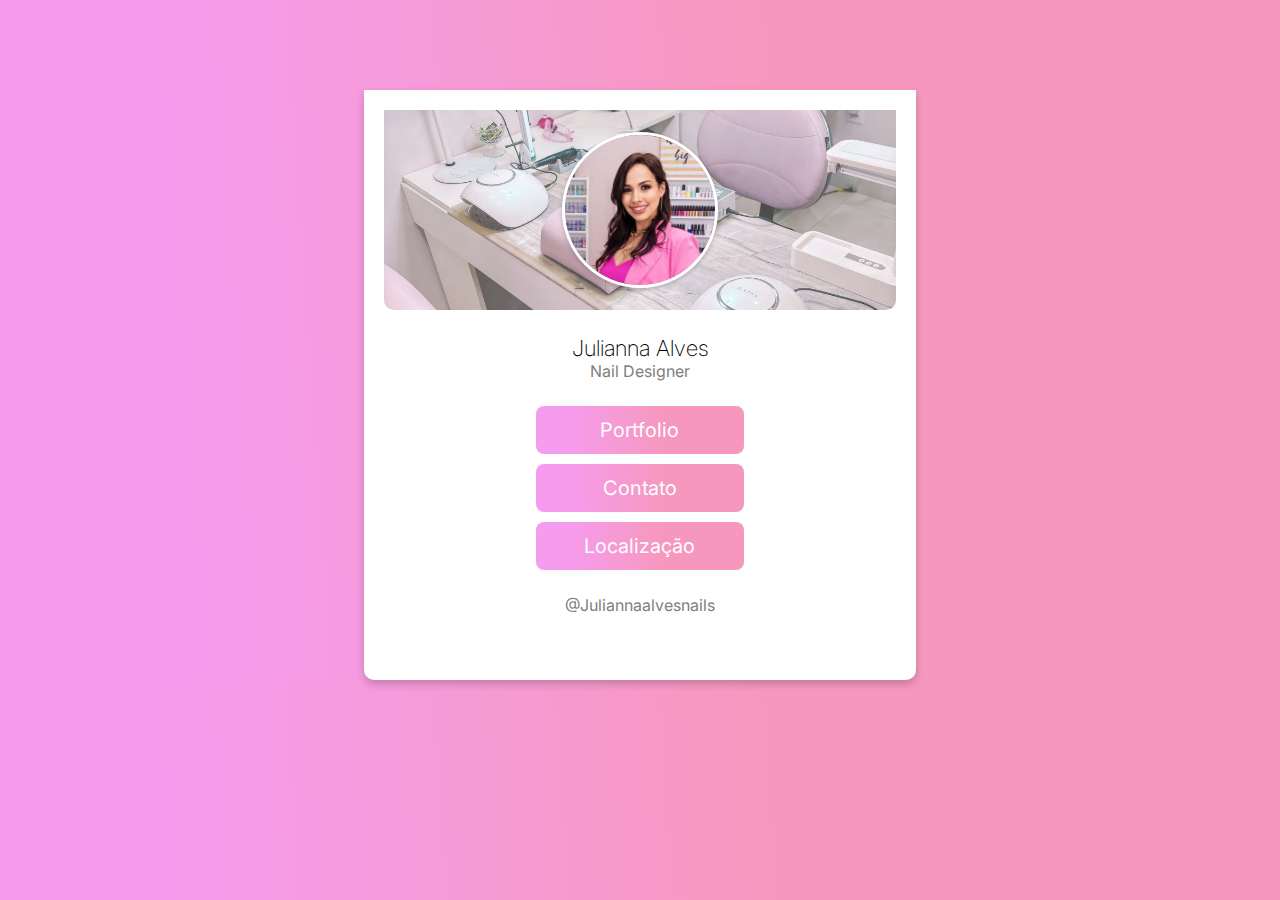
<file: index.html>
<!DOCTYPE html>
<html lang="pt-br">
  <head>
    <meta charset="UTF-8" />
    <meta name="viewport" content="width=device-width, initial-scale=1.0" />
    <link rel="preconnect" href="https://fonts.googleapis.com" />
    <link rel="preconnect" href="https://fonts.gstatic.com" crossorigin />
    <link
      href="https://fonts.googleapis.com/css2?family=Bebas+Neue&family=Inter:ital,opsz,wght@0,14..32,100..900;1,14..32,100..900&family=Mea+Culpa&display=swap"
      rel="stylesheet"
    />
    <title>Julianna Alves</title>
    <link rel="stylesheet" href="styles.css" />
  </head>
  <body>
    <div class="profile-card">
      <div class="profile-img-container">
        <img
          src="./imagens/background.jpg"
          alt="Background"
          class="profile-bg"
        />
        <img
          src="./imagens/julianna.jpg"
          alt="Profile Picture"
          class="profile-pic"
        />
      </div>
      <h2>Julianna Alves</h2>
      <p class="title">Nail Designer</p>
      <div class="buttons">
        <a href="portfolio.html" class="btn">Portfolio</a>
        <a
          href="https://api.whatsapp.com/send?phone=5527997997939"
          class="btn"
          target="_blank"
          >Contato</a
        >
        <a
          href="https://maps.app.goo.gl/mmuZ2hP1VqBHe6WK7"
          class="btn"
          target="_blank"
          >Localização</a
        >
      </div>
      <a href="https://www.instagram.com/juliannaalvesnails/" target="_blank">
        <p class="social">@Juliannaalvesnails</p>
      </a>
    </div>
  </body>
</html>
</file>
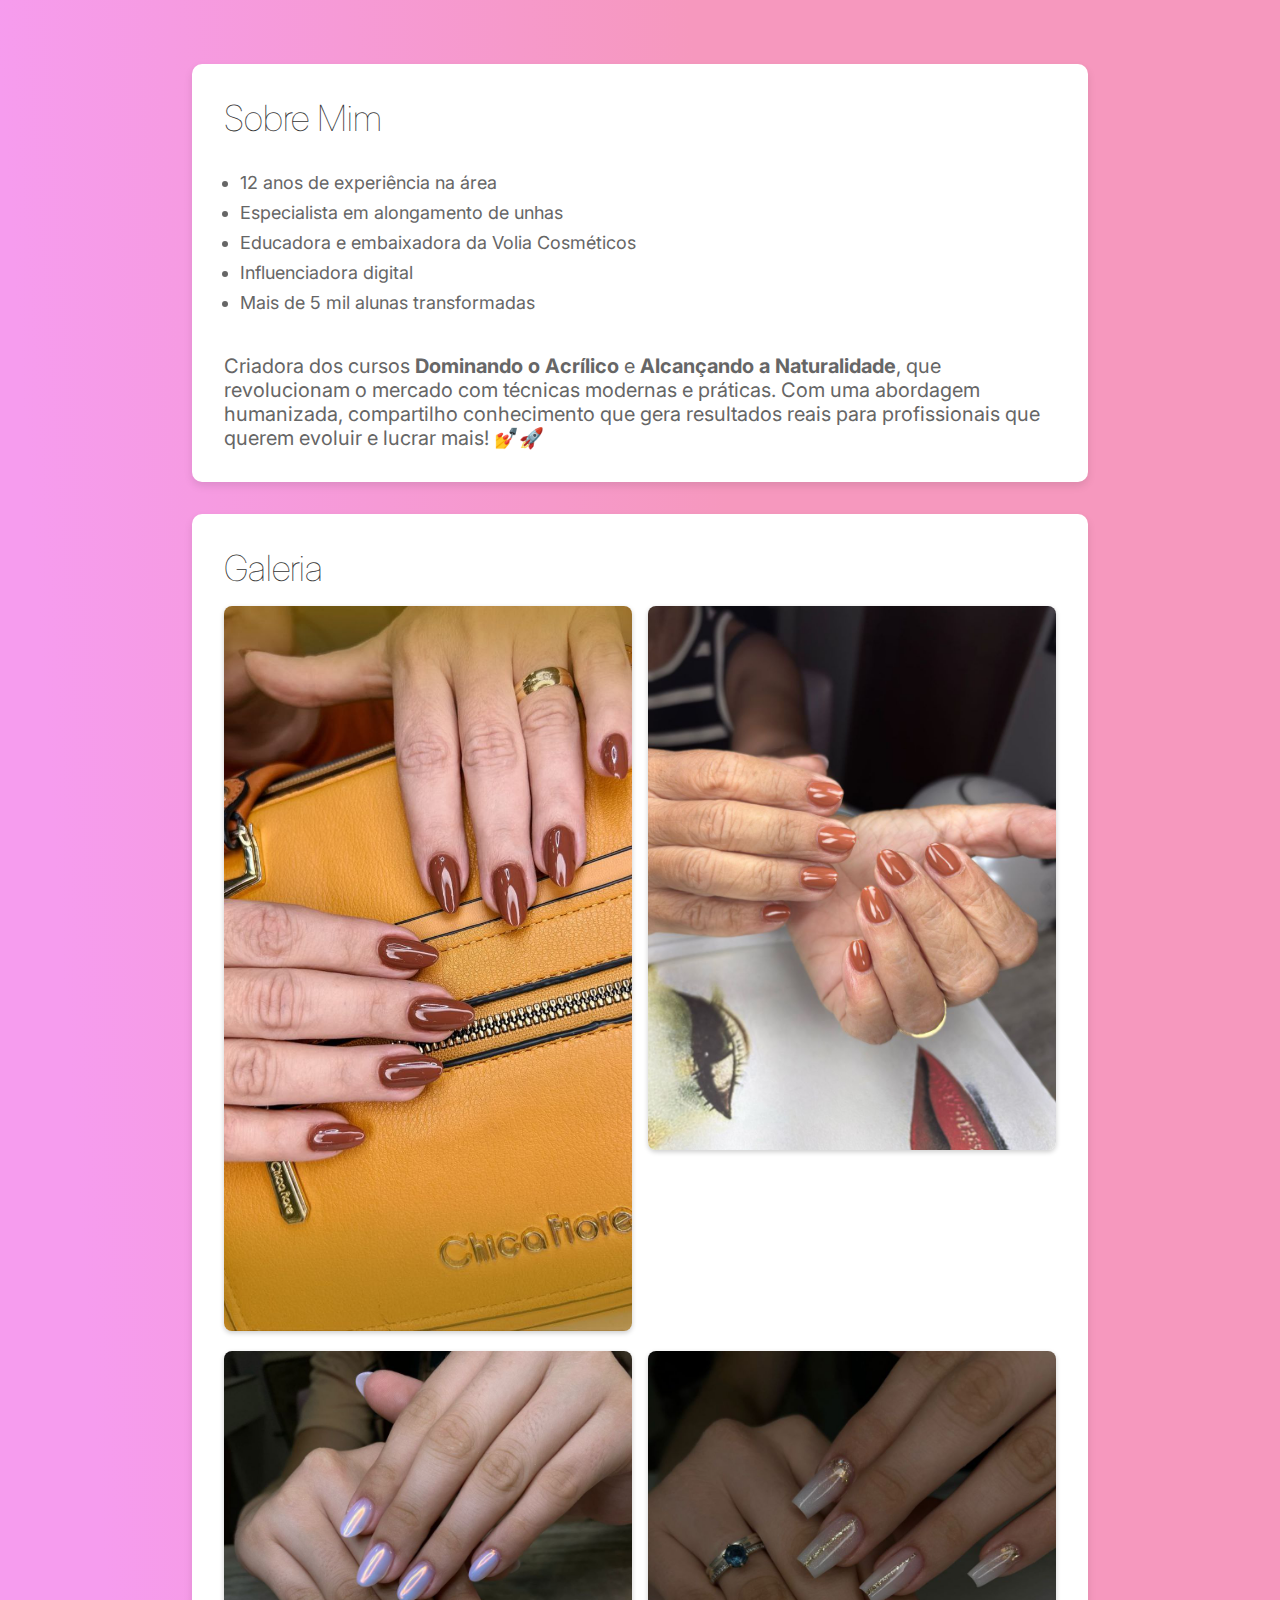
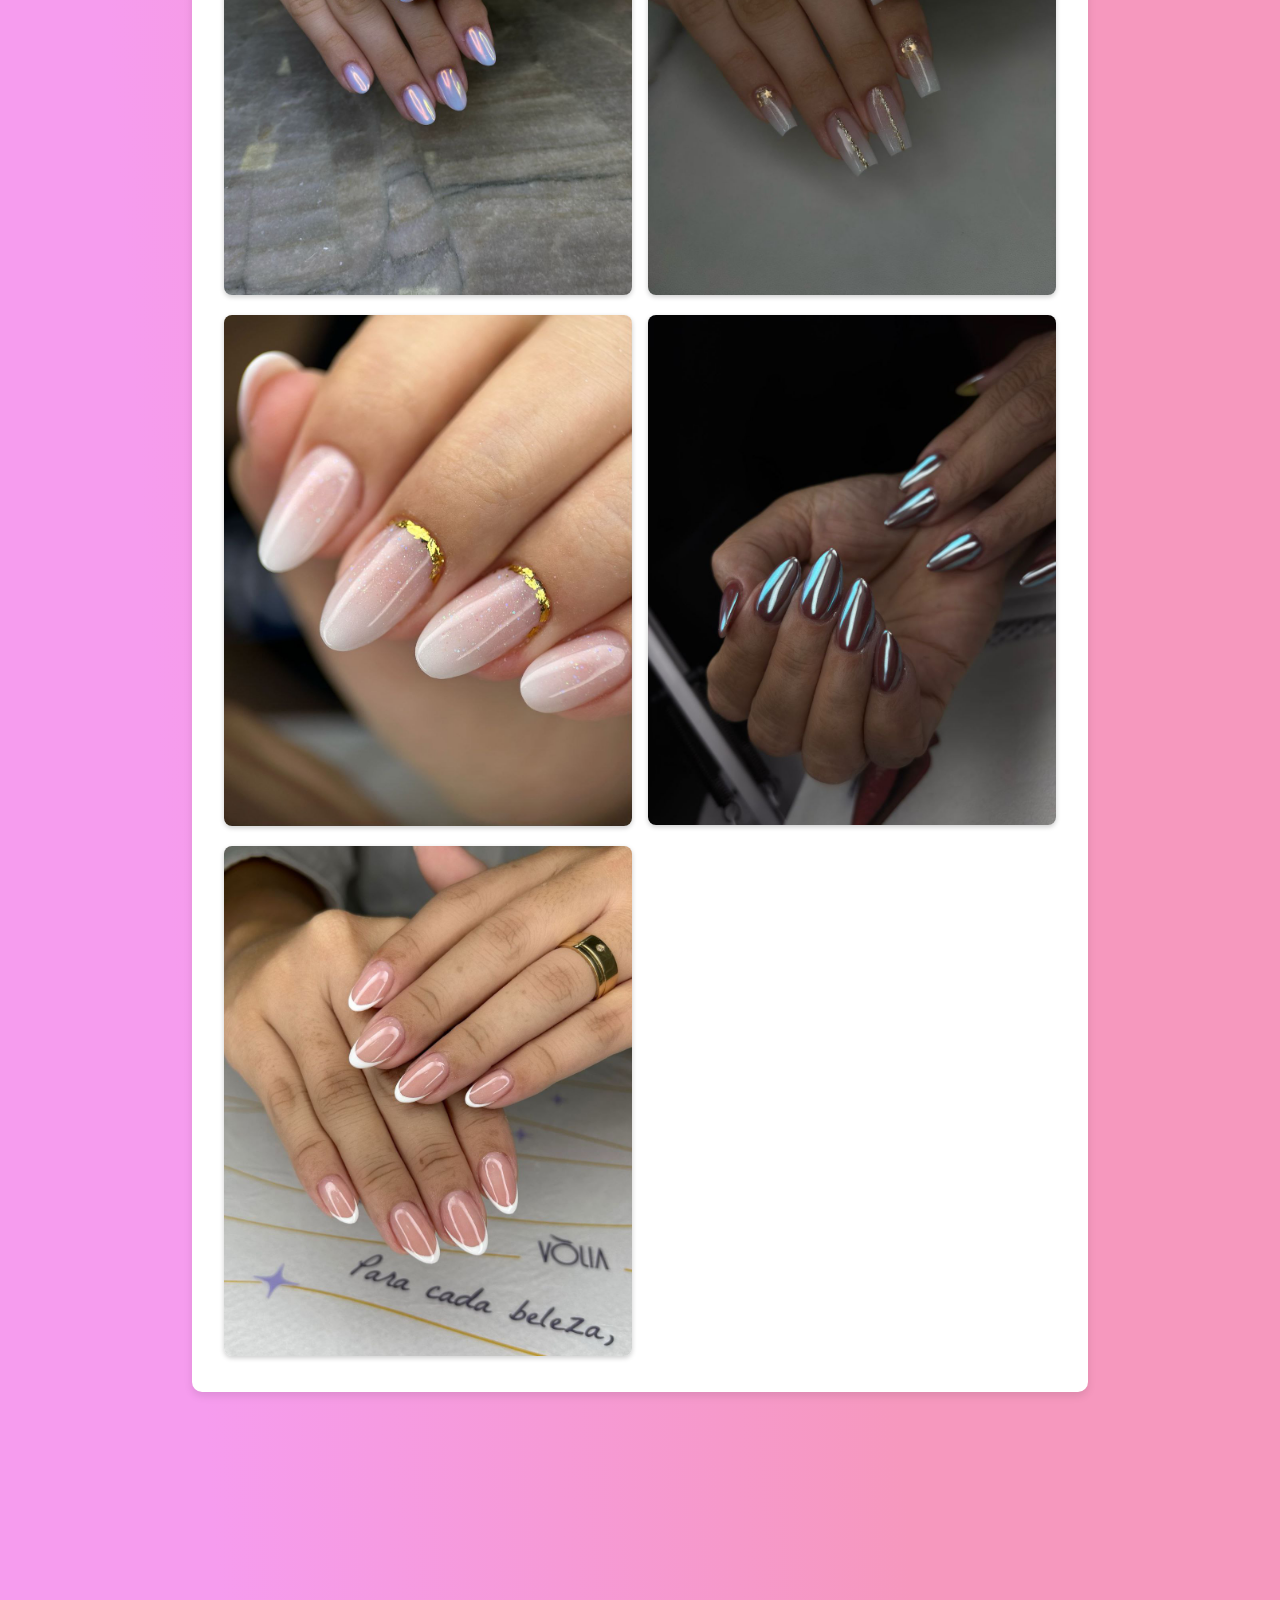
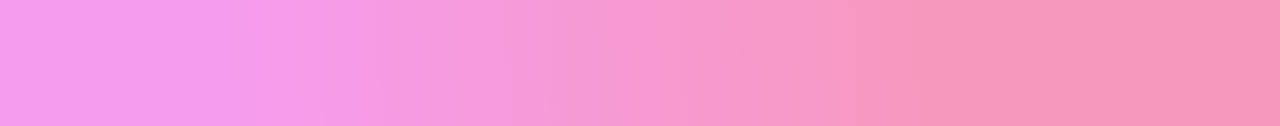
<file: portfolio.html>
<!DOCTYPE html>
<html lang="pt-br">
  <head>
    <meta charset="UTF-8" />
    <meta name="viewport" content="width=device-width, initial-scale=1.0" />
    <link rel="preconnect" href="https://fonts.googleapis.com" />
    <link rel="preconnect" href="https://fonts.gstatic.com" crossorigin />
    <link
      href="https://fonts.googleapis.com/css2?family=Bebas+Neue&family=Inter:ital,opsz,wght@0,14..32,100..900;1,14..32,100..900&family=Mea+Culpa&display=swap"
      rel="stylesheet"
    />
    <title>Portfolio - Julianna Alves</title>
    <link rel="stylesheet" href="portfolio.css" />
  </head>
  <body>
    <div class="portfolio-container">
      <section class="about">
        <h2>Sobre Mim</h2>
        <ul>
          <li>12 anos de experiência na área</li>
          <li>Especialista em alongamento de unhas</li>
          <li>Educadora e embaixadora da Volia Cosméticos</li>
          <li>Influenciadora digital</li>
          <li>Mais de 5 mil alunas transformadas</li>
        </ul>
        <p>
          Criadora dos cursos <strong>Dominando o Acrílico</strong> e
          <strong>Alcançando a Naturalidade</strong>, que revolucionam o mercado
          com técnicas modernas e práticas. Com uma abordagem humanizada,
          compartilho conhecimento que gera resultados reais para profissionais
          que querem evoluir e lucrar mais! 💅🚀
        </p>
      </section>

      <section class="gallery">
        <h2>Galeria</h2>
        <div class="photo-grid">
          <div class="photo">
            <img src="./imagens/unhas1.jpg" alt="Design de Unha 1" />
          </div>
          <div class="photo">
            <img src="./imagens/unhas2.jpg" alt="Design de Unha 2" />
          </div>
          <div class="photo">
            <img src="./imagens/unhas3.jpg" alt="Design de Unha 3" />
          </div>
          <div class="photo">
            <img src="./imagens/unhas4.jpg" alt="Design de Unha 4" />
          </div>
          <div class="photo">
            <img src="./imagens/unhas5.jpg" alt="Design de Unha 4" />
          </div>
          <div class="photo">
            <img src="./imagens/unhas6.jpg" alt="Design de Unha 4" />
          </div>
          <div class="photo">
            <img src="./imagens/unhas7.jpg" alt="Design de Unha 4" />
          </div>
        </div>
      </section>
    </div>
  </body>
</html>
</file>
<file: styles.css>
body {
  font-family: "Inter", sans-serif;
  background: rgb(246, 152, 190);
  background: linear-gradient(
    266deg,
    rgba(246, 152, 190, 1) 39%,
    rgba(246, 156, 238, 1) 85%
  );
  display: flex;
  justify-content: center;
  align-items: center;
  margin: 0;
}

.profile-card {
  background: #fff;
  text-align: center;
  border-radius: 0 0 10px 10px;
  box-shadow: 0 4px 8px rgba(0, 0, 0, 0.2);
  width: 70%;
  position: relative;
  margin-top: 10vh;
  display: flex;
  flex-direction: column;
  gap: 1em;
  align-items: center;
}

.profile-img-container {
  position: relative;
  display: flex;
  justify-content: space-around;
  width: 100%;
  height: 200px;
  align-items: center;
}

.profile-bg {
  width: 100%;
  height: 100%;
  object-fit: cover;
  border-radius: 0 0 10px 10px;
  position: absolute;
  top: 0;
  left: 0;
  filter: blur(0.2px);
  opacity: 0.7;
}

.profile-pic {
  width: 150px;
  height: 150px;
  border-radius: 50%;
  object-fit: cover;
  border: 3px solid white;
  position: absolute;
  box-shadow: 0 2px 5px rgba(0, 0, 0, 0.2);
}

h2 {
  margin: 0;
  font-weight: 200;
  margin-top: 1vh;
}

p {
  margin: 0;
  margin-top: -1em;
  margin-bottom: 1vh;
}

a {
  text-decoration: none;
}

.title {
  color: gray;
  font-size: 14px;
}

.buttons {
  display: flex;
  flex-direction: column;
  gap: 10px;
  font-family: inherit;
  width: 90%;
  align-items: center;
}

.btn {
  display: block;
  background: rgb(246, 152, 190);
  background: linear-gradient(
    266deg,
    rgba(246, 152, 190, 1) 39%,
    rgba(246, 156, 238, 1) 85%
  );
  color: white;
  text-decoration: none;
  padding: 10px;
  border-radius: 8px;
  font-size: 16px;
  transition: 0.3s;
  text-align: center;
  font-weight: 400;
  width: 60%;
}

.btn:hover {
  opacity: 0.8;
}

.social {
  font-size: 14px;
  color: gray;
  margin-bottom: 5vh;
  margin-top: 1vh;
}

@media screen and (min-width: 768px) {
  .profile-card {
    width: 50%;
  }

  .profile-pic {
    width: 180px;
    height: 180px;
  }

  .btn {
    width: 50%;
    font-size: 18px;
  }
}

@media screen and (min-width: 1024px) {
  .profile-card {
    width: 40%;
    padding: 20px;
  }

  .profile-pic {
    width: 150px;
    height: 150px;
  }

  .btn {
    width: 40%;
    font-size: 20px;
    padding: 12px;
  }

  h2 {
    font-size: 22px;
  }

  .title {
    font-size: 16px;
  }

  .social {
    font-size: 16px;
  }
}
</file>
<file: portfolio.css>
body {
  font-family: "Inter", sans-serif;
  background: rgb(246, 152, 190);
  background: linear-gradient(
    266deg,
    rgba(246, 152, 190, 1) 39%,
    rgba(246, 156, 238, 1) 85%
  );
  margin: 0;
  padding: 0;
}

.portfolio-container {
  width: 90%;
  margin: 0 auto;
  padding: 4em 0;
}

h2 {
  font-size: 24px;
  color: #333;
  font-weight: lighter;
  margin: 0;
}

.about,
.gallery {
  background: #fff;
  border-radius: 10px;
  padding: 2em;
  box-shadow: 0 4px 8px rgba(0, 0, 0, 0.1);
  margin-bottom: 2em;
}

.about ul {
  padding: 1em;
  margin-bottom: 1em;
}

.about li {
  font-size: 16px;
  color: #666;
  margin-bottom: 0.5em;
}

.about p {
  font-size: 16px;
  color: #666;
  margin: 0;
}

.gallery {
  display: flex;
  flex-direction: column;
  gap: 1em;
  margin-bottom: 30vh;
}

.photo-grid {
  display: grid;
  grid-template-columns: repeat(auto-fill, minmax(250px, 1fr));
  gap: 1em;
}

.photo img {
  width: 100%;
  height: auto;
  border-radius: 8px;
  object-fit: cover;
  box-shadow: 0 2px 5px rgba(0, 0, 0, 0.2);
}

@media screen and (min-width: 768px) {
  .about p {
    font-size: 18px;
  }

  .about li {
    font-size: 18px;
  }

  .photo-grid {
    grid-template-columns: repeat(auto-fill, minmax(300px, 1fr));
  }

  h2 {
    font-size: 30px;
  }
}

@media screen and (min-width: 1024px) {
  .portfolio-container {
    width: 70%;
  }

  .about p {
    font-size: 20px;
  }

  h2 {
    font-size: 36px;
  }
}
</file>
